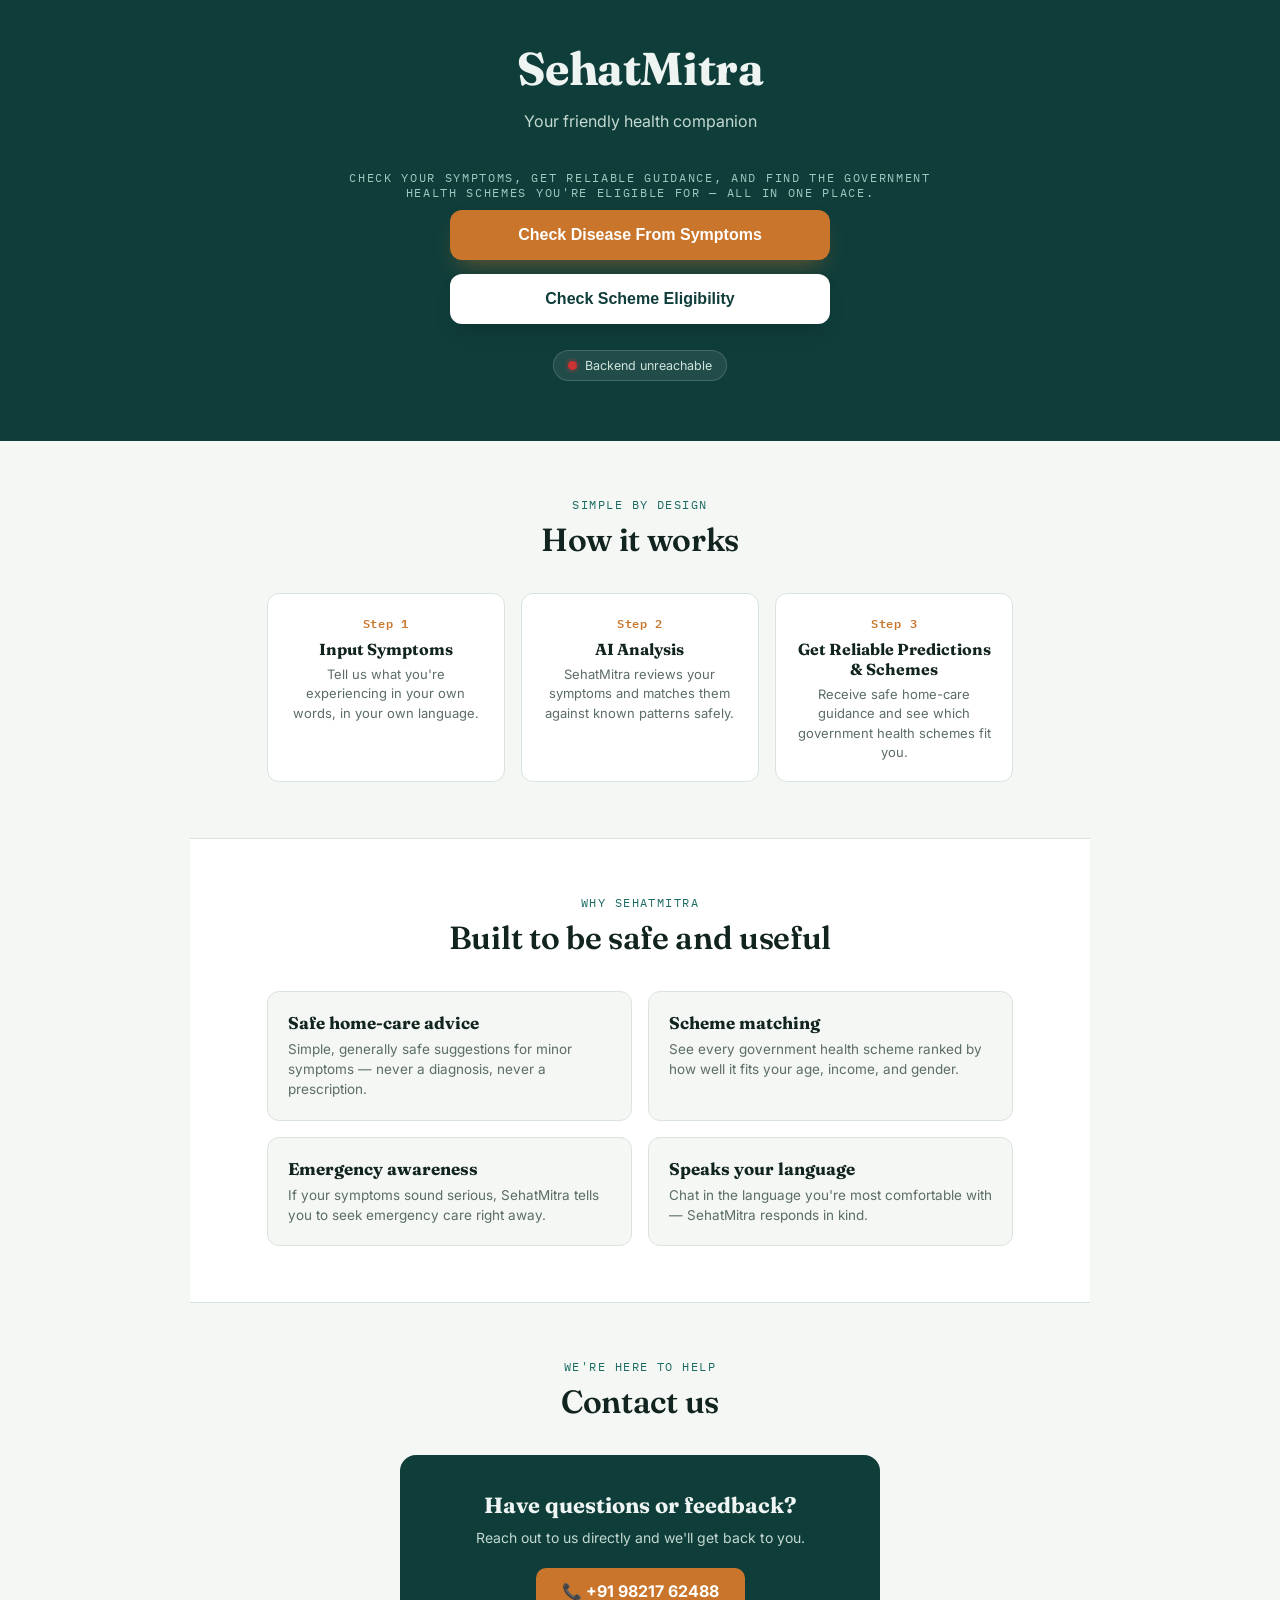
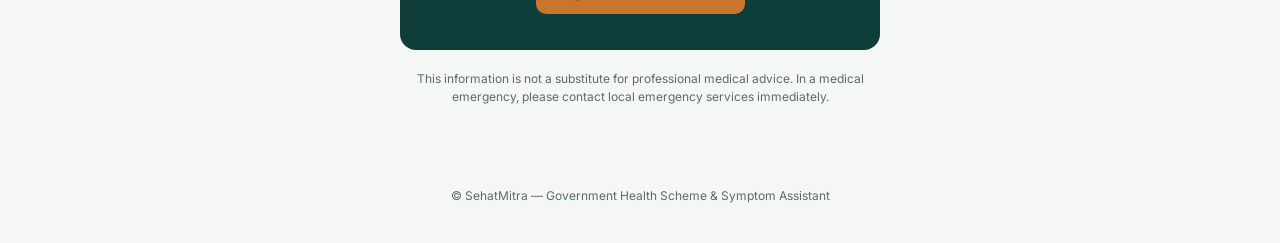
<file: nuclear launch codes/index.html>
<!DOCTYPE html>
<html lang="en">
<head>
<meta charset="UTF-8">
<meta name="viewport" content="width=device-width, initial-scale=1.0">
<title>SehatMitra — Your Health Companion</title>
<link rel="preconnect" href="https://fonts.googleapis.com">
<link href="https://fonts.googleapis.com/css2?family=Fraunces:opsz,wght@9..144,500;9..144,600;9..144,700&family=Inter:wght@400;500;600;700&family=IBM+Plex+Mono:wght@500&display=swap" rel="stylesheet">
<style>
  :root{
    --ink:#12241f;
    --paper:#f4f7f4;
    --panel:#ffffff;
    --teal-deep:#0f3d3a;
    --teal:#1c6b62;
    --saffron:#c9752b;
    --saffron-soft:#f4e3d1;
    --line:#dbe3de;
    --muted:#5c6d66;
    --good:#0a6;
    --bad:#c33;
    --wake:#e6a700;
  }
  *{box-sizing:border-box;}
  body{
    margin:0;
    font-family:'Inter',sans-serif;
    background:var(--paper);
    color:var(--ink);
  }
  a{text-decoration:none;color:inherit;}

  /* ---------- HERO ---------- */
  .hero{
    background:var(--teal-deep);
    color:#eef4f1;
    padding:40px 6vw 60px;
    text-align:center;
    position:relative;
    overflow:hidden;
  }
  .hero-inner{
    max-width:640px;
    margin:0 auto;
    display:flex;
    flex-direction:column;
    align-items:center;
  }
  .mascot{
    width:150px;
    height:auto;
    margin-bottom:8px;
    filter:drop-shadow(0 14px 22px rgba(0,0,0,0.25));
  }
  .eyebrow{
    font-family:'IBM Plex Mono',monospace;
    font-size:12px;
    letter-spacing:0.14em;
    text-transform:uppercase;
    color:#9fc9bf;
    margin:6px 0 10px;
  }
  h1{
    font-family:'Fraunces',serif;
    font-weight:700;
    font-size:clamp(32px,7vw,46px);
    margin:0 0 12px;
    letter-spacing:-0.01em;
  }
  .hero p.sub{
    color:#c3d9d1;
    font-size:16px;
    line-height:1.55;
    max-width:480px;
    margin:0 0 30px;
  }

  .cta-row{
    display:flex;
    flex-direction:column;
    gap:14px;
    width:100%;
    max-width:380px;
  }
  .cta{
    display:block;
    width:100%;
    padding:16px 20px;
    border-radius:12px;
    font-weight:700;
    font-size:16px;
    text-align:center;
    transition:transform .15s ease, box-shadow .15s ease;
    border:none;
    cursor:pointer;
  }
  .cta:active{transform:scale(0.98);}
  .cta.primary{
    background:var(--saffron);
    color:#fff;
    box-shadow:0 12px 24px -10px rgba(201,117,43,0.55);
  }
  .cta.secondary{
    background:#ffffff;
    color:var(--teal-deep);
    box-shadow:0 12px 24px -10px rgba(0,0,0,0.25);
  }

  .status-pill{
    margin-top:26px;
    display:inline-flex;
    align-items:center;
    gap:8px;
    background:rgba(255,255,255,0.08);
    border:1px solid rgba(255,255,255,0.16);
    padding:7px 14px;
    border-radius:999px;
    font-size:12.5px;
    color:#cfe3dd;
  }
  #status-dot{
    width:9px;height:9px;border-radius:50%;
    background:#8a9d97;
    flex-shrink:0;
    transition:background .2s ease;
  }
  #status-dot.online{background:var(--good);box-shadow:0 0 0 3px rgba(10,102,0,0.18);}
  #status-dot.offline{background:var(--bad);box-shadow:0 0 0 3px rgba(204,51,51,0.18);}
  #status-dot.waking{background:var(--wake);box-shadow:0 0 0 3px rgba(230,167,0,0.18);}

  /* ---------- SECTIONS ---------- */
  section{
    max-width:900px;
    margin:0 auto;
    padding:56px 6vw;
  }
  .section-head{
    text-align:center;
    margin-bottom:34px;
  }
  .section-eyebrow{
    font-family:'IBM Plex Mono',monospace;
    font-size:12px;
    letter-spacing:0.12em;
    text-transform:uppercase;
    color:var(--teal);
    margin:0 0 8px;
  }
  .section-title{
    font-family:'Fraunces',serif;
    font-weight:600;
    font-size:clamp(24px,4vw,32px);
    margin:0;
    letter-spacing:-0.01em;
  }

  /* How it works */
  .how-image{
    width:100%;
    max-width:680px;
    display:block;
    margin:0 auto 28px;
    border-radius:16px;
  }
  .how-steps{
    display:grid;
    grid-template-columns:repeat(3,1fr);
    gap:16px;
  }
  @media (max-width:640px){
    .how-steps{grid-template-columns:1fr;}
  }
  .how-step{
    background:var(--panel);
    border:1px solid var(--line);
    border-radius:12px;
    padding:18px;
    text-align:center;
  }
  .how-step .num{
    font-family:'IBM Plex Mono',monospace;
    font-size:12px;
    color:var(--saffron);
    font-weight:600;
    letter-spacing:0.06em;
  }
  .how-step h4{
    font-family:'Fraunces',serif;
    font-size:16px;
    margin:6px 0 6px;
  }
  .how-step p{
    font-size:13px;
    color:var(--muted);
    line-height:1.5;
    margin:0;
  }

  /* Feature cards */
  .features{
    background:var(--panel);
    border-top:1px solid var(--line);
    border-bottom:1px solid var(--line);
  }
  .feature-grid{
    display:grid;
    grid-template-columns:repeat(2,1fr);
    gap:16px;
  }
  @media (max-width:640px){
    .feature-grid{grid-template-columns:1fr;}
  }
  .feature-card{
    border:1px solid var(--line);
    border-radius:12px;
    padding:20px;
    background:var(--paper);
  }
  .feature-card h4{
    font-family:'Fraunces',serif;
    font-size:17px;
    margin:0 0 6px;
  }
  .feature-card p{
    font-size:13.5px;
    color:var(--muted);
    line-height:1.5;
    margin:0;
  }

  /* Contact */
  .contact{
    text-align:center;
  }
  .contact-card{
    background:var(--teal-deep);
    color:#eef4f1;
    border-radius:16px;
    padding:36px 24px;
    max-width:480px;
    margin:0 auto;
  }
  .contact-card h3{
    font-family:'Fraunces',serif;
    font-size:22px;
    margin:0 0 8px;
  }
  .contact-card p{
    color:#c3d9d1;
    font-size:14px;
    margin:0 0 20px;
    line-height:1.5;
  }
  .phone-link{
    display:inline-flex;
    align-items:center;
    gap:10px;
    background:var(--saffron);
    color:#fff;
    font-weight:700;
    font-size:16px;
    padding:13px 26px;
    border-radius:10px;
  }
  .disclaimer{
    max-width:480px;
    margin:20px auto 0;
    font-size:12px;
    color:var(--muted);
    line-height:1.5;
  }

  footer{
    text-align:center;
    font-size:12px;
    color:var(--muted);
    padding:26px 6vw 40px;
  }
</style>
</head>
  <body>
  <div class="hero">
    <div class="hero-inner">
    <h1>SehatMitra</h1>
    <p class="sub">Your friendly health companion</p>
    <p class="eyebrow">Check your symptoms, get reliable guidance, and find the government health schemes you're eligible for — all in one place.</p>

    <div class="cta-row">
      <a href="symtrack.html"><button class="cta primary">Check Disease From Symptoms</button></a>
      <a href="scheme.html"><button class="cta secondary">Check Scheme Eligibility</button></a>
    </div>

    <div class="status-pill">
      <span id="status-dot"></span>
      <span id="status-text">Checking status…</span>
    </div>
  </div>
</div>

<section id="how-it-works">
  <div class="section-head">
    <p class="section-eyebrow">Simple by design</p>
    <h2 class="section-title">How it works</h2>
  </div>
  <div class="how-steps">
    <div class="how-step">
      <span class="num">Step 1</span>
      <h4>Input Symptoms</h4>
      <p>Tell us what you're experiencing in your own words, in your own language.</p>
    </div>
    <div class="how-step">
      <span class="num">Step 2</span>
      <h4>AI Analysis</h4>
      <p>SehatMitra reviews your symptoms and matches them against known patterns safely.</p>
    </div>
    <div class="how-step">
      <span class="num">Step 3</span>
      <h4>Get Reliable Predictions & Schemes</h4>
      <p>Receive safe home-care guidance and see which government health schemes fit you.</p>
    </div>
  </div>
</section>

<section class="features">
  <div class="section-head">
    <p class="section-eyebrow">Why SehatMitra</p>
    <h2 class="section-title">Built to be safe and useful</h2>
  </div>
  <div class="feature-grid">
    <div class="feature-card">
      <h4>Safe home-care advice</h4>
      <p>Simple, generally safe suggestions for minor symptoms — never a diagnosis, never a prescription.</p>
    </div>
    <div class="feature-card">
      <h4>Scheme matching</h4>
      <p>See every government health scheme ranked by how well it fits your age, income, and gender.</p>
    </div>
    <div class="feature-card">
      <h4>Emergency awareness</h4>
      <p>If your symptoms sound serious, SehatMitra tells you to seek emergency care right away.</p>
    </div>
    <div class="feature-card">
      <h4>Speaks your language</h4>
      <p>Chat in the language you're most comfortable with — SehatMitra responds in kind.</p>
    </div>
  </div>
</section>

<section class="contact">
  <div class="section-head">
    <p class="section-eyebrow">We're here to help</p>
    <h2 class="section-title">Contact us</h2>
  </div>
  <div class="contact-card">
    <h3>Have questions or feedback?</h3>
    <p>Reach out to us directly and we'll get back to you.</p>
    <a class="phone-link" href="tel:+919821762488">📞 +91 98217 62488</a>
  </div>
  <p class="disclaimer">This information is not a substitute for professional medical advice. In a medical emergency, please contact local emergency services immediately.</p>
</section>

<footer>© SehatMitra — Government Health Scheme & Symptom Assistant</footer>

<script>
  const API_BASE = "https://swasth-sathi-v7qw.onrender.com";
  const dot = document.getElementById("status-dot");
  const text = document.getElementById("status-text");

  async function checkStatus(){
    dot.className = "waking";
    text.textContent = "Waking up backend…";
    try{
      const res = await fetch(`${API_BASE}/`);
      if(res.ok){
        dot.className = "online";
        text.textContent = "Backend online";
      } else {
        dot.className = "offline";
        text.textContent = "Backend unreachable";
      }
    }catch(err){
      dot.className = "offline";
      text.textContent = "Backend unreachable";
    }
  }
  checkStatus();
</script>

</body>
</html>
</file>
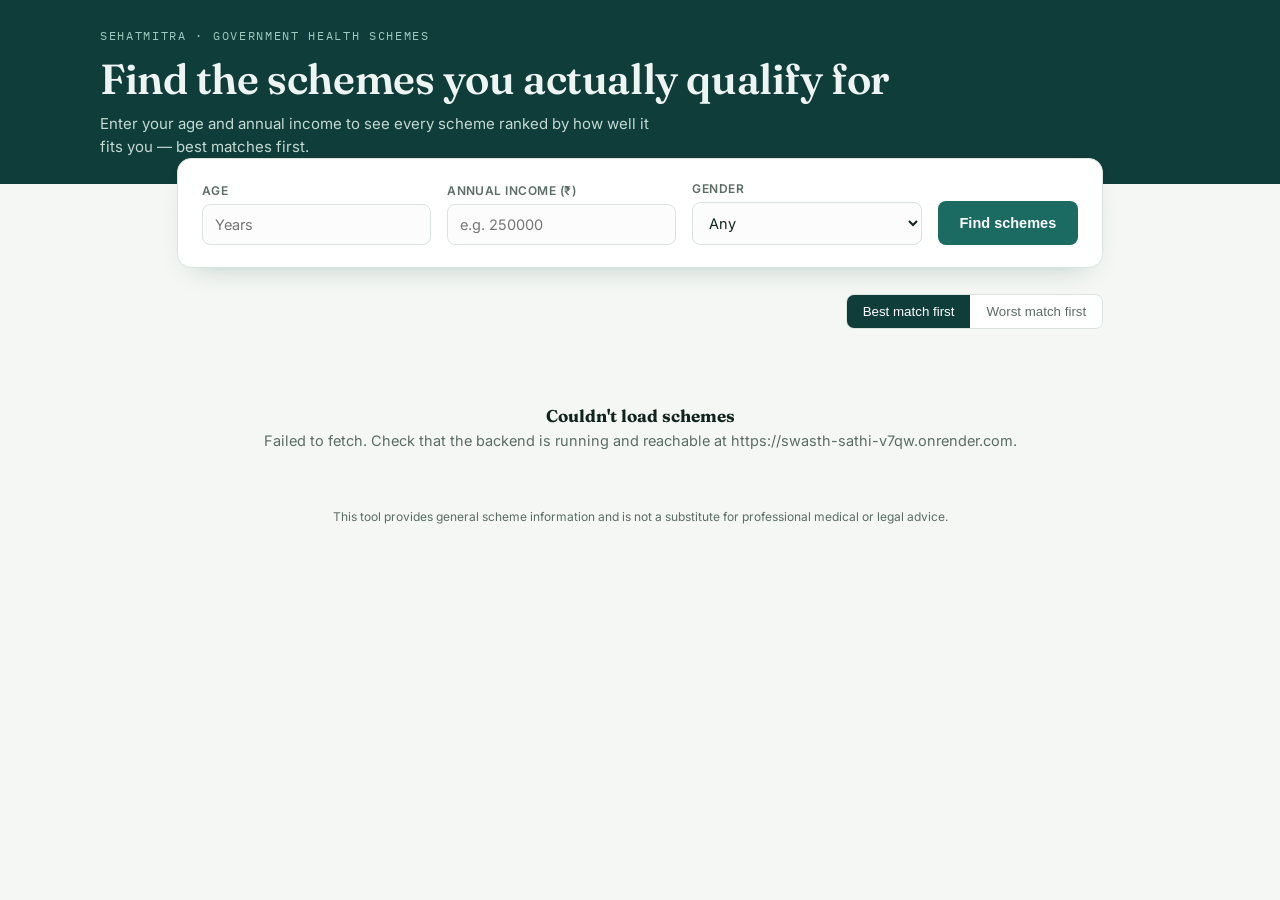
<file: nuclear launch codes/scheme.html>
<!DOCTYPE html>
<html lang="en">
<head>
<meta charset="UTF-8">
<meta name="viewport" content="width=device-width, initial-scale=1.0">
<title>SehatMitra — Scheme Finder</title>
<link rel="preconnect" href="https://fonts.googleapis.com">
<link href="https://fonts.googleapis.com/css2?family=Fraunces:opsz,wght@9..144,500;9..144,600;9..144,700&family=Inter:wght@400;500;600;700&family=IBM+Plex+Mono:wght@500&display=swap" rel="stylesheet">
<style>
  :root{
    --ink:#12241f;
    --paper:#f4f7f4;
    --panel:#ffffff;
    --teal-deep:#0f3d3a;
    --teal:#1c6b62;
    --saffron:#c9752b;
    --saffron-soft:#f4e3d1;
    --line:#dbe3de;
    --muted:#5c6d66;
    --good:#2f7a4f;
    --good-bg:#e5f3ea;
    --bad:#a34433;
    --bad-bg:#fbe9e4;
  }
  *{box-sizing:border-box;}
  body{
    margin:0;
    font-family:'Inter',sans-serif;
    background:var(--paper);
    color:var(--ink);
  }
  .topbar{
    background:var(--teal-deep);
    color:#eef4f1;
    padding:28px 6vw 26px;
  }
  .topbar-inner{max-width:1080px;margin:0 auto;}
  .eyebrow{
    font-family:'IBM Plex Mono',monospace;
    font-size:12px;
    letter-spacing:0.14em;
    text-transform:uppercase;
    color:#9fc9bf;
    margin:0 0 10px;
  }
  h1{
    font-family:'Fraunces',serif;
    font-weight:600;
    font-size:clamp(28px,4vw,42px);
    margin:0 0 8px;
    letter-spacing:-0.01em;
  }
  .sub{
    color:#c3d9d1;
    font-size:15px;
    max-width:560px;
    margin:0;
    line-height:1.5;
  }

  .controls{
    max-width:1080px;
    margin:-26px auto 0;
    padding:0 6vw;
  }
  .control-card{
    background:var(--panel);
    border:1px solid var(--line);
    border-radius:14px;
    padding:22px 24px;
    box-shadow:0 12px 30px -18px rgba(15,61,58,0.35);
    display:grid;
    grid-template-columns:1fr 1fr 1fr auto;
    gap:16px;
    align-items:end;
  }
  @media (max-width:800px){
    .control-card{grid-template-columns:1fr 1fr;}
  }
  .field label{
    display:block;
    font-size:12px;
    font-weight:600;
    letter-spacing:0.04em;
    text-transform:uppercase;
    color:var(--muted);
    margin-bottom:6px;
  }
  .field input, .field select{
    width:100%;
    padding:11px 12px;
    border:1.5px solid var(--line);
    border-radius:8px;
    font-family:'Inter',sans-serif;
    font-size:14.5px;
    color:var(--ink);
    background:#fbfcfb;
    transition:border-color .15s ease;
  }
  .field input:focus, .field select:focus{
    outline:none;
    border-color:var(--teal);
    background:#fff;
  }
  .find-btn{
    padding:11px 22px;
    border:none;
    border-radius:8px;
    background:var(--teal);
    color:#fff;
    font-weight:600;
    font-size:14.5px;
    cursor:pointer;
    height:44px;
    transition:background .15s ease;
  }
  .find-btn:hover{background:var(--teal-deep);}

  .result-bar{
    max-width:1080px;
    margin:26px auto 4px;
    padding:0 6vw;
    display:flex;
    justify-content:space-between;
    align-items:center;
    flex-wrap:wrap;
    gap:12px;
  }
  .count{
    font-size:14px;
    color:var(--muted);
  }
  .count strong{color:var(--ink);}
  .sort-toggle{
    display:flex;
    border:1.5px solid var(--line);
    border-radius:8px;
    overflow:hidden;
    font-size:13px;
    font-weight:600;
  }
  .sort-toggle button{
    background:#fff;
    border:none;
    padding:9px 16px;
    cursor:pointer;
    color:var(--muted);
  }
  .sort-toggle button.active{
    background:var(--teal-deep);
    color:#fff;
  }

  .grid{
    max-width:1080px;
    margin:16px auto 60px;
    padding:0 6vw;
    display:grid;
    grid-template-columns:repeat(auto-fill,minmax(300px,1fr));
    gap:18px;
  }

  .card{
    background:var(--panel);
    border:1px solid var(--line);
    border-radius:12px;
    padding:20px;
    display:flex;
    flex-direction:column;
    gap:12px;
    position:relative;
    transition:transform .15s ease, box-shadow .15s ease;
  }
  .card:hover{
    transform:translateY(-2px);
    box-shadow:0 14px 28px -20px rgba(15,61,58,0.45);
  }
  .card-top{
    display:flex;
    justify-content:space-between;
    align-items:flex-start;
    gap:10px;
  }
  .card h3{
    font-family:'Fraunces',serif;
    font-size:19px;
    font-weight:600;
    margin:0;
    line-height:1.25;
  }
  .badge{
    font-family:'IBM Plex Mono',monospace;
    font-size:11px;
    font-weight:500;
    padding:4px 9px;
    border-radius:999px;
    white-space:nowrap;
  }
  .badge.eligible{background:var(--good-bg);color:var(--good);}
  .badge.not-eligible{background:var(--bad-bg);color:var(--bad);}

  .desc{
    font-size:13.5px;
    color:var(--muted);
    line-height:1.5;
    margin:0;
  }

  .meta{
    display:flex;
    flex-wrap:wrap;
    gap:8px;
    font-size:12px;
  }
  .meta span{
    background:var(--saffron-soft);
    color:var(--saffron);
    padding:3px 9px;
    border-radius:6px;
    font-weight:600;
  }

  .match-row{
    margin-top:auto;
    display:flex;
    align-items:center;
    gap:10px;
  }
  .match-track{
    flex:1;
    height:6px;
    border-radius:99px;
    background:var(--line);
    overflow:hidden;
  }
  .match-fill{
    height:100%;
    border-radius:99px;
    background:var(--teal);
  }
  .match-label{
    font-family:'IBM Plex Mono',monospace;
    font-size:11.5px;
    color:var(--muted);
    min-width:38px;
    text-align:right;
  }

  .empty, .error, .loading{
    max-width:1080px;
    margin:40px auto;
    padding:0 6vw;
    text-align:center;
    color:var(--muted);
    font-size:14.5px;
  }
  .empty strong, .error strong{display:block;color:var(--ink);font-size:17px;margin-bottom:6px;font-family:'Fraunces',serif;}

  footer{
    text-align:center;
    font-size:12px;
    color:var(--muted);
    padding:20px 6vw 40px;
  }
</style>
</head>
<body>

<div class="topbar">
  <div class="topbar-inner">
    <p class="eyebrow">SehatMitra · Government Health Schemes</p>
    <h1>Find the schemes you actually qualify for</h1>
    <p class="sub">Enter your age and annual income to see every scheme ranked by how well it fits you — best matches first.</p>
  </div>
</div>

<div class="controls">
  <div class="control-card">
    <div class="field">
      <label for="age">Age</label>
      <input type="number" id="age" min="0" max="120" placeholder="Years">
    </div>
    <div class="field">
      <label for="income">Annual income (₹)</label>
      <input type="number" id="income" min="0" placeholder="e.g. 250000">
    </div>
    <div class="field">
      <label for="gender">Gender</label>
      <select id="gender">
        <option value="">Any</option>
        <option value="Male">Male</option>
        <option value="Female">Female</option>
        <option value="Other">Other</option>
      </select>
    </div>
    <button class="find-btn" id="findBtn">Find schemes</button>
  </div>
</div>

<div class="result-bar">
  <p class="count" id="countLabel">Loading schemes…</p>
  <div class="sort-toggle">
    <button id="sortBest" class="active">Best match first</button>
    <button id="sortWorst">Worst match first</button>
  </div>
</div>

<div class="grid" id="grid"></div>
<div id="stateMsg"></div>

<footer>This tool provides general scheme information and is not a substitute for professional medical or legal advice.</footer>

<script>
  // Point this at your deployed backend
  const API_BASE = "https://swasth-sathi-v7qw.onrender.com";

  let currentSort = "best";

  const grid = document.getElementById("grid");
  const stateMsg = document.getElementById("stateMsg");
  const countLabel = document.getElementById("countLabel");
  const sortBestBtn = document.getElementById("sortBest");
  const sortWorstBtn = document.getElementById("sortWorst");

  function setSort(sort){
    currentSort = sort;
    sortBestBtn.classList.toggle("active", sort === "best");
    sortWorstBtn.classList.toggle("active", sort === "worst");
    fetchSchemes();
  }
  sortBestBtn.addEventListener("click", () => setSort("best"));
  sortWorstBtn.addEventListener("click", () => setSort("worst"));

  document.getElementById("findBtn").addEventListener("click", fetchSchemes);
  [document.getElementById("age"), document.getElementById("income")]
    .forEach(el => el.addEventListener("keydown", e => { if(e.key === "Enter") fetchSchemes(); }));
  document.getElementById("gender").addEventListener("change", fetchSchemes);

  async function fetchSchemes(){
    const age = document.getElementById("age").value;
    const income = document.getElementById("income").value;
    const gender = document.getElementById("gender").value;

    const params = new URLSearchParams();
    if(age) params.set("age", age);
    if(income) params.set("income", income);
    if(gender) params.set("gender", gender);
    params.set("sort", currentSort);

    grid.innerHTML = "";
    stateMsg.innerHTML = `<p class="loading">Fetching schemes…</p>`;
    countLabel.textContent = "Loading schemes…";

    try{
      const res = await fetch(`${API_BASE}/schemes?${params.toString()}`);
      if(!res.ok) throw new Error(`Server responded ${res.status}`);
      const data = await res.json();
      renderSchemes(data);
    }catch(err){
      stateMsg.innerHTML = `<div class="error"><strong>Couldn't load schemes</strong>${err.message}. Check that the backend is running and reachable at ${API_BASE}.</div>`;
      countLabel.textContent = "";
    }
  }

  function renderSchemes(data){
    const schemes = data.schemes || [];
    stateMsg.innerHTML = "";

    if(schemes.length === 0){
      countLabel.textContent = "0 schemes found";
      stateMsg.innerHTML = `<div class="empty"><strong>No schemes found</strong>Try clearing the search or adjusting your age / income.</div>`;
      return;
    }

    countLabel.innerHTML = `<strong>${schemes.length}</strong> scheme${schemes.length === 1 ? "" : "s"} found`;

    grid.innerHTML = schemes.map(schemeCard).join("");
  }

  function schemeCard(s){
    const name = s.scheme_name || "Unnamed scheme";
    const desc = s.Description || s.description || "No description available for this scheme.";
    const score = typeof s.match_score === "number" ? s.match_score : 100;
    const eligible = s.eligible !== false;

    const tags = [];
    if(s.min_age != null || s.max_age != null){
      const min = s.min_age != null ? s.min_age : "0";
      const max = s.max_age != null ? s.max_age : "any";
      tags.push(`Age ${min}–${max}`);
    }
    if(s.income_limit != null) tags.push(`Income ≤ ₹${Number(s.income_limit).toLocaleString("en-IN")}`);
    if(s.gender) tags.push(s.gender);

    return `
      <div class="card">
        <div class="card-top">
          <h3>${escapeHtml(name)}</h3>
          <span class="badge ${eligible ? "eligible" : "not-eligible"}">${eligible ? "Eligible" : "Not eligible"}</span>
        </div>
        <p class="desc">${escapeHtml(desc)}</p>
        ${tags.length ? `<div class="meta">${tags.map(t => `<span>${escapeHtml(t)}</span>`).join("")}</div>` : ""}
        <div class="match-row">
          <div class="match-track"><div class="match-fill" style="width:${score}%"></div></div>
          <span class="match-label">${score}%</span>
        </div>
      </div>
    `;
  }

  function escapeHtml(str){
    return String(str).replace(/[&<>"']/g, m => ({
      "&":"&amp;","<":"&lt;",">":"&gt;",'"':"&quot;","'":"&#39;"
    }[m]));
  }

  // Load all schemes on first visit
  fetchSchemes();
</script>

</body>
</html>
</file>
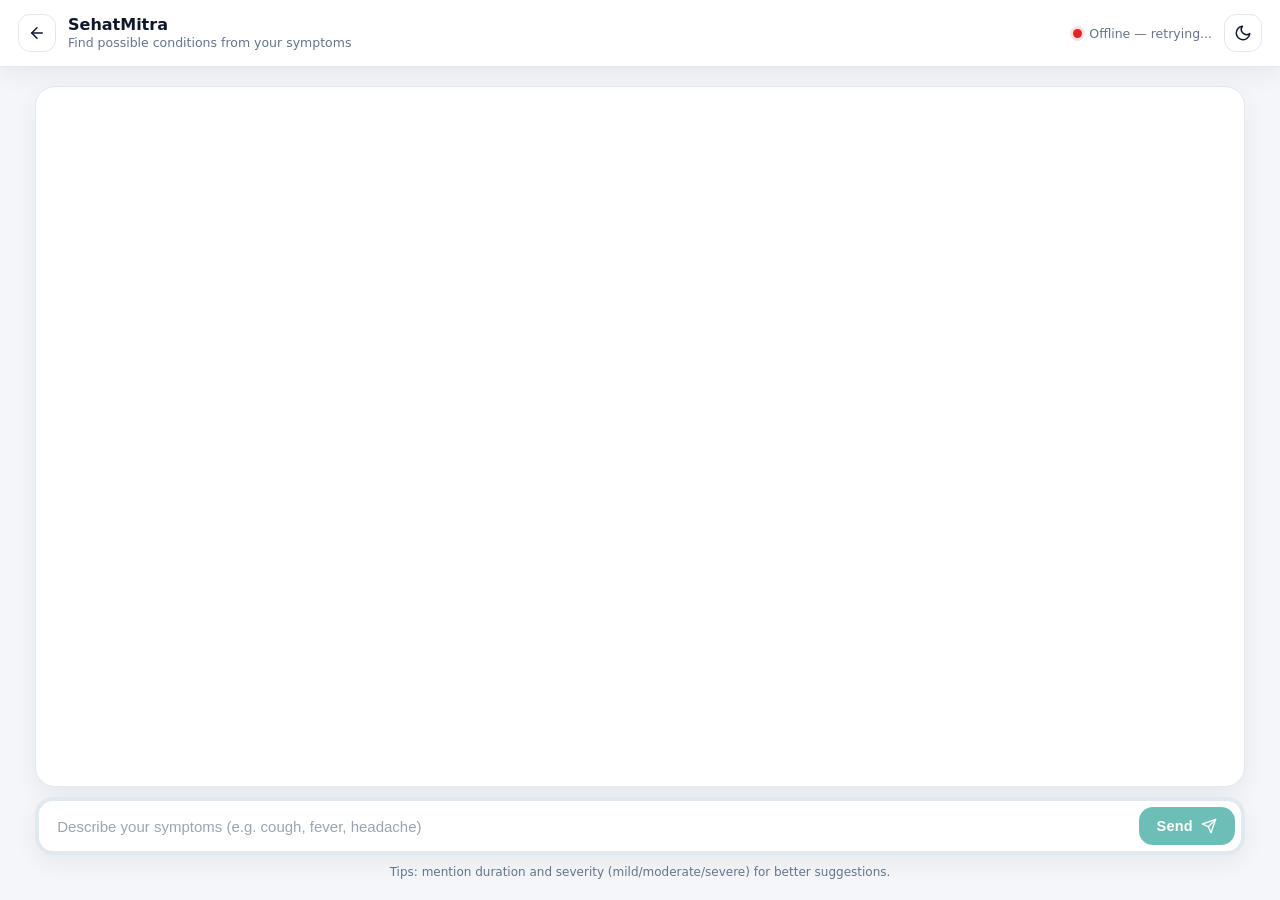
<file: nuclear launch codes/symtrack.html>
<!doctype html>
<html lang="en">
  <head>
    <meta charset="utf-8" />
    <meta name="viewport" content="width=device-width,initial-scale=1" />
    <title>Find disease from symptoms — SehatMitra</title>
    <style>
      :root{
        --bg: #f4f6f9;
        --card: #ffffff;
        --muted: #64748b;
        --text: #0f172a;
        --accent: #0d9488;      
        --accent-dark: #0f766e;
        --accent-light: #e6fbf8;
        --danger: #dc2626;
        --border: #e2e8f0;
        --radius: 14px;
        --shadow: 0 8px 24px rgba(15,23,42,0.06);
        font-family: Inter, ui-sans-serif, system-ui, -apple-system, "Segoe UI", Roboto, "Helvetica Neue", Arial;
      }

      [data-theme="dark"]{
        --bg: #0b1220;
        --card: #131c2e;
        --muted: #8b98ac;
        --text: #e8edf5;
        --accent: #2dd4bf;
        --accent-dark: #14b8a6;
        --accent-light: #163331;
        --danger: #f87171;
        --border: #24304a;
        --shadow: 0 8px 24px rgba(0,0,0,0.35);
      }

      *{box-sizing:border-box;}
      html,body{height:100%;margin:0;}
      body{
        background:var(--bg);
        color:var(--text);
        display:flex;
        flex-direction:column;
        overflow:hidden;
        transition:background .2s ease, color .2s ease;
      }

      header{
        flex:0 0 auto;
        display:flex;
        align-items:center;
        gap:12px;
        padding:14px 18px;
        background:var(--card);
        border-bottom:1px solid var(--border);
        box-shadow:var(--shadow);
        z-index:5;
        transition:background .2s ease, border-color .2s ease;
      }

      #back-btn{
        display:flex;
        align-items:center;
        justify-content:center;
        width:38px;
        height:38px;
        border-radius:12px;
        border:1px solid var(--border);
        background:var(--card);
        color:var(--text);
        text-decoration:none;
        flex-shrink:0;
        transition:background .15s ease, border-color .15s ease, transform .05s ease;
      }
      #back-btn:hover{background:var(--accent-light);border-color:var(--accent);}
      #back-btn:active{transform:translateY(1px);}
      #back-btn svg{width:18px;height:18px;stroke:var(--text);}

      .header-titles{display:flex;flex-direction:column;line-height:1.15;min-width:0;}
      .header-titles h1{margin:0;font-size:16px;font-weight:700;}
      .header-titles p{margin:2px 0 0;color:var(--muted);font-size:12.5px;}

      #status-indicator{
        margin-left:auto;
        display:flex;align-items:center;gap:7px;
        font-size:12.5px;color:var(--muted);
        flex-shrink:0;
        white-space:nowrap;
      }
      #status-dot{width:9px;height:9px;border-radius:50%;background:#9ca3af;transition:background .2s ease;}
      #status-dot.online{background:var(--accent);box-shadow:0 0 0 3px var(--accent-light);}
      #status-dot.offline{background:var(--danger);box-shadow:0 0 0 3px #fee2e2;}
      #status-dot.waking{background:#f59e0b;box-shadow:0 0 0 3px #fef3c7;}

      #theme-toggle{
        display:flex;
        align-items:center;
        justify-content:center;
        width:38px;
        height:38px;
        border-radius:12px;
        border:1px solid var(--border);
        background:var(--card);
        color:var(--text);
        cursor:pointer;
        flex-shrink:0;
        transition:background .15s ease, border-color .15s ease, transform .05s ease;
      }
      #theme-toggle:hover{background:var(--accent-light);border-color:var(--accent);}
      #theme-toggle:active{transform:translateY(1px);}
      #theme-toggle svg{width:18px;height:18px;stroke:var(--text);}
      #theme-toggle .sun{display:none;}
      [data-theme="dark"] #theme-toggle .moon{display:none;}
      [data-theme="dark"] #theme-toggle .sun{display:block;}

      /* ---------- Main / chat ---------- */
      main{
        flex:1 1 auto;
        display:flex;
        flex-direction:column;
        min-height:0;
        width:97%;
        margin:3px auto;
        padding:16px;
        gap:10px;
      }

      #chat-box{
        flex:1 1 auto;
        min-height:0;
        overflow-y:auto;
        border-radius:20px;
        border:1px solid var(--border);
        padding:16px;
        background:var(--card);
        display:flex;
        flex-direction:column;
        gap:10px;
        box-shadow:var(--shadow);
        transition:background .2s ease, border-color .2s ease;
      }

      .msg{
        max-width:90%;
        padding:16px 20px;
        border-radius:18px;
        font-size:14.5px;
        line-height:1.45;
        box-shadow:0 2px 8px rgba(16,24,40,0.04);
        word-wrap:break-word;
      }

      .user-msg{
        align-self:flex-end;
        max-width:90%;
        background:var(--accent);
        color:#ffffff;
        border-radius:6px;
        border-margin: 3px;
        padding: 9px 11px;
      }

      .ai-msg{
        align-self:flex-start;
        max-width:78%;
        background:var(--accent-light);
        color:var(--accent-dark);
        border:1px solid #ccf0ea;
        border-radius:6px;
        border-margin: 3px;
        padding: 9px 11px;
      }
      [data-theme="dark"] .ai-msg{
        border-color:var(--border);
      }

      /* ---------- Input area ---------- */
      form{
        flex:0 0 auto;
        display:flex;
        gap:10px;
        align-items:center;
      }

      .input-wrap{
        flex:1;
        display:flex;
        gap:8px;
        align-items:center;
        background:var(--card);
        padding:6px 6px 6px 14px;
        border-radius:18px;
        border:4px solid var(--border);
        box-shadow:var(--shadow);
        transition:border-color .15s ease, box-shadow .15s ease, background .2s ease;
      }
      .input-wrap:focus-within{
        border-color:var(--accent);
        box-shadow:0 0 0 3px var(--accent-light);
      }

      input[type="text"]{
        border:0;background:transparent;outline:none;font-size:15px;padding:10px 4px;width:100%;color:var(--text);
      }
      input[type="text"]::placeholder{color:#9aa4b2;}

      button#Send{
        display:flex;
        align-items:center;
        gap:8px;
        background:var(--accent);
        color:#fff;
        padding:11px 18px;
        border-radius:14px;
        border:0;
        cursor:pointer;
        font-weight:600;
        font-size:14.5px;
        letter-spacing:.2px;
        box-shadow:0 4px 12px rgba(13,148,136,0.28);
        transition:background .15s ease, transform .05s ease, box-shadow .15s ease;
      }
      button#Send:hover{background:var(--accent-dark);box-shadow:0 6px 16px rgba(13,148,136,0.34);}
      button#Send:active{transform:translateY(1px);}
      button#Send[disabled]{opacity:.6;cursor:wait;box-shadow:none;}
      button#Send svg{width:16px;height:16px;stroke:#fff;flex-shrink:0;}

      .meta{
        flex:0 0 auto;
        color:var(--muted);
        font-size:12px;
        text-align:center;
        padding-bottom:2px;
      }

      /* scrollbar polish */
      #chat-box::-webkit-scrollbar{width:8px;}
      #chat-box::-webkit-scrollbar-thumb{background:#d6dde5;border-radius:8px;}
      #chat-box::-webkit-scrollbar-track{background:transparent;}
      [data-theme="dark"] #chat-box::-webkit-scrollbar-thumb{background:#2a3652;}

      /* focus styles for accessibility */
      input:focus, button:focus{outline:none;}

      @media (max-width:520px){
        main{padding:10px;gap:8px;}
        .msg{max-width:94%;}
        .ai-msg{max-width:88%;}
        header{padding:12px 14px;}
      }
    </style>
  </head>
  <body>
    <header>
      <a id="back-btn" href="index.html" aria-label="Back to home">
        <svg viewBox="0 0 24 24" fill="none" stroke-width="2" stroke-linecap="round" stroke-linejoin="round">
          <path d="M19 12H5"></path>
          <path d="M12 19l-7-7 7-7"></path>
        </svg>
      </a>
      <div class="header-titles">
        <h1>SehatMitra</h1>
        <p>Find possible conditions from your symptoms</p>
      </div>
      <div id="status-indicator" aria-live="polite">
        <span id="status-dot" class="waking" aria-hidden="true"></span>
        <span id="status-text">Checking service status...</span>
      </div>
      <button id="theme-toggle" type="button" aria-label="Toggle dark mode">
        <svg class="moon" viewBox="0 0 24 24" fill="none" stroke-width="2" stroke-linecap="round" stroke-linejoin="round">
          <path d="M21 12.79A9 9 0 1 1 11.21 3 7 7 0 0 0 21 12.79z"></path>
        </svg>
        <svg class="sun" viewBox="0 0 24 24" fill="none" stroke-width="2" stroke-linecap="round" stroke-linejoin="round">
          <circle cx="12" cy="12" r="4"></circle>
          <path d="M12 2v2M12 20v2M4.93 4.93l1.41 1.41M17.66 17.66l1.41 1.41M2 12h2M20 12h2M4.93 19.07l1.41-1.41M17.66 6.34l1.41-1.41"></path>
        </svg>
      </button>
    </header>

    <main>
      <div id="chat-box" aria-live="polite" aria-relevant="additions" role="log">
        <!-- messages will be inserted here by index.js -->
      </div>

      <form id="chat-form" onsubmit="return false;" aria-label="Send message">
        <div class="input-wrap">
          <label for="UserInput" class="sr-only" style="position:absolute;width:1px;height:1px;overflow:hidden;clip:rect(0 0 0 0);white-space:nowrap;border:0">Your message</label>
          <input id="UserInput" type="text" placeholder="Describe your symptoms (e.g. cough, fever, headache)">
          <button id="Send" type="button">
            <span>Send</span>
            <svg viewBox="0 0 24 24" fill="none" stroke-width="2" stroke-linecap="round" stroke-linejoin="round">
              <path d="M22 2L11 13"></path>
              <path d="M22 2l-7 20-4-9-9-4 20-7z"></path>
            </svg>
          </button>
        </div>
      </form>

      <div class="meta">Tips: mention duration and severity (mild/moderate/severe) for better suggestions.</div>
    </main>

    <script src="index.js"></script>
    <script>
      // small enhancement: expose simple API to update status dot from index.js
      window.SehatMitra = window.SehatMitra || {};
      window.SehatMitra.setStatus = function(state){
        const dot = document.getElementById('status-dot');
        const text = document.getElementById('status-text');
        if(!dot || !text) return;
        dot.classList.remove('online','offline','waking');
        if(state === 'online') { dot.classList.add('online'); text.textContent = 'Online'; }
        else if(state === 'offline') { dot.classList.add('offline'); text.textContent = 'Offline'; }
        else if(state === 'waking') { dot.classList.add('waking'); text.textContent = 'Waking up...'; }
        else { text.textContent = state || 'Checking...'; }
      }

      // quick keyboard UX: Enter to send
      document.getElementById('UserInput').addEventListener('keydown', function(e){
        if(e.key === 'Enter') document.getElementById('Send').click();
      });

      // ---------- Dark mode toggle (persisted in localStorage, shared key across the site) ----------
      (function(){
        const root = document.documentElement;
        const toggleBtn = document.getElementById('theme-toggle');
        const STORAGE_KEY = 'sehatmitra-theme';

        function applyTheme(theme){
          if(theme === 'dark'){
            root.setAttribute('data-theme', 'dark');
          } else {
            root.removeAttribute('data-theme');
          }
        }

        // On load: use saved preference, otherwise fall back to system preference
        const saved = localStorage.getItem(STORAGE_KEY);
        if(saved){
          applyTheme(saved);
        } else if(window.matchMedia && window.matchMedia('(prefers-color-scheme: dark)').matches){
          applyTheme('dark');
        }

        toggleBtn.addEventListener('click', function(){
          const isDark = root.getAttribute('data-theme') === 'dark';
          const next = isDark ? 'light' : 'dark';
          applyTheme(next);
          localStorage.setItem(STORAGE_KEY, next);
        });

        // Stay in sync if the theme is changed on another tab/page of the same site
        window.addEventListener('storage', function(e){
          if(e.key === STORAGE_KEY) applyTheme(e.newValue);
        });
      })();
    </script>
  </body>
</html>
</file>
